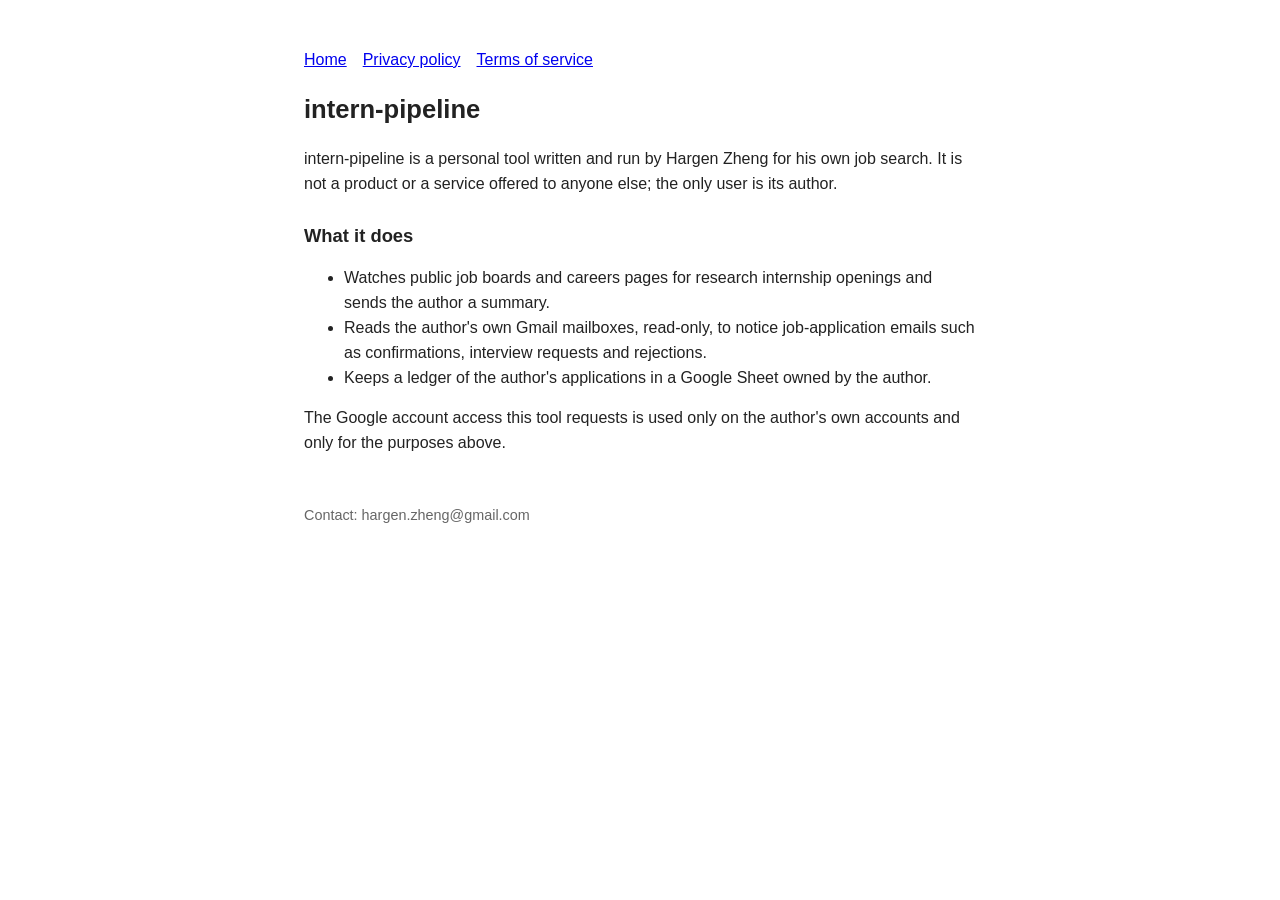
<file: index.html>
<!doctype html>
<html lang="en"><head><meta charset="utf-8"><meta name="viewport" content="width=device-width, initial-scale=1">
<meta name="google-site-verification" content="9tvxBIwR_TWBjYXbqlgVSPwMyi3KeDgCT0vuDkXCzCI" />
<title>intern-pipeline</title><link rel="stylesheet" href="style.css"></head>
<body>
<nav><a href="./">Home</a><a href="privacy.html">Privacy policy</a><a href="terms.html">Terms of service</a></nav>
<h1>intern-pipeline</h1>
<p>intern-pipeline is a personal tool written and run by Hargen Zheng for his own job search. It is not a product or a service offered to anyone else; the only user is its author.</p>
<h2>What it does</h2>
<ul>
<li>Watches public job boards and careers pages for research internship openings and sends the author a summary.</li>
<li>Reads the author's own Gmail mailboxes, read-only, to notice job-application emails such as confirmations, interview requests and rejections.</li>
<li>Keeps a ledger of the author's applications in a Google Sheet owned by the author.</li>
</ul>
<p>The Google account access this tool requests is used only on the author's own accounts and only for the purposes above.</p>
<footer>Contact: hargen.zheng@gmail.com</footer>
</body></html>
</file>
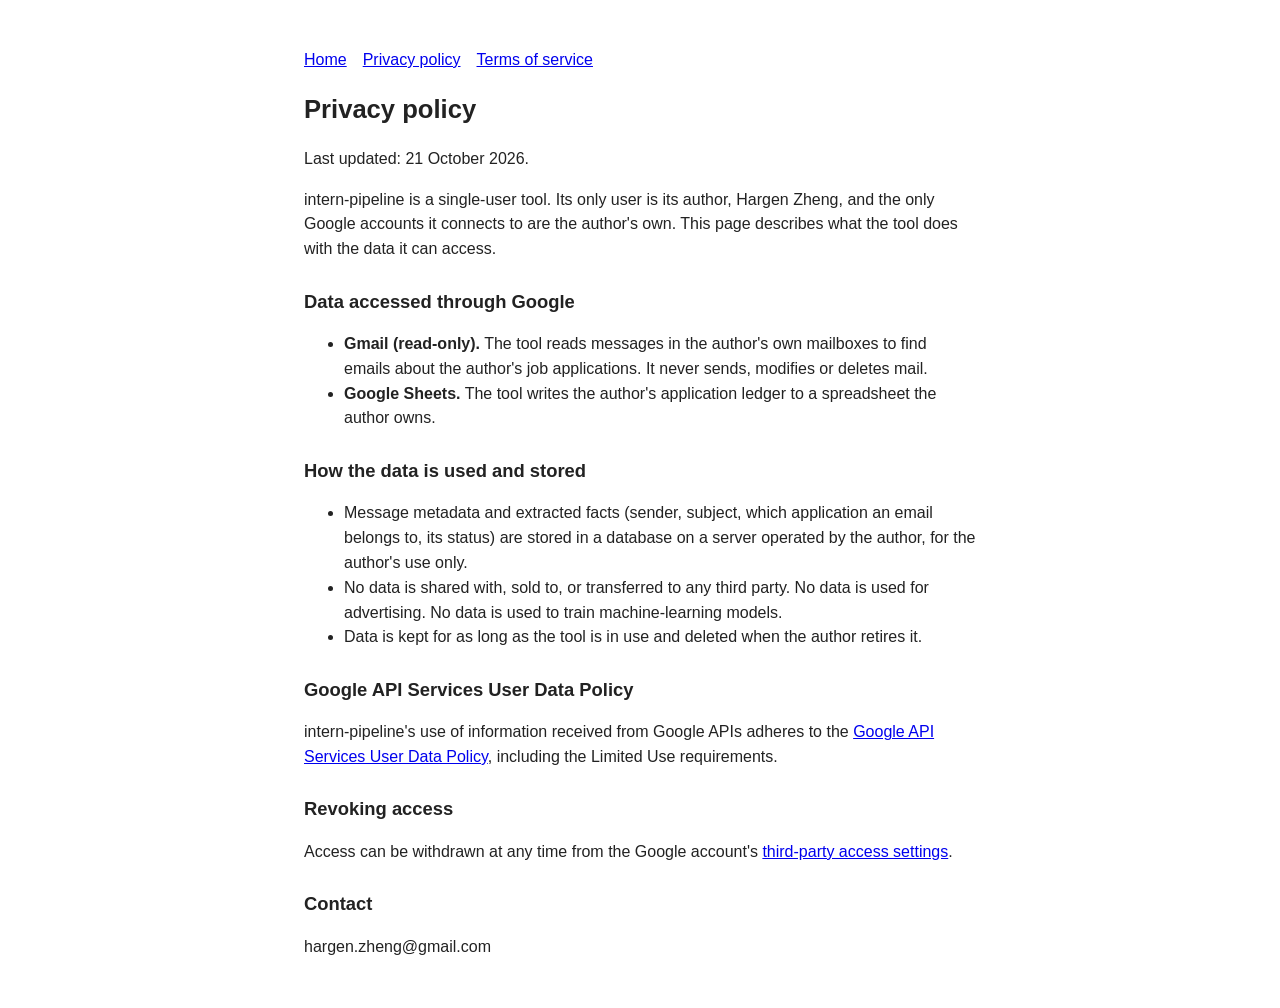
<file: privacy.html>
<!doctype html>
<html lang="en"><head><meta charset="utf-8"><meta name="viewport" content="width=device-width, initial-scale=1">
<meta name="google-site-verification" content="9tvxBIwR_TWBjYXbqlgVSPwMyi3KeDgCT0vuDkXCzCI" />
<title>Privacy policy — intern-pipeline</title><link rel="stylesheet" href="style.css"></head>
<body>
<nav><a href="./">Home</a><a href="privacy.html">Privacy policy</a><a href="terms.html">Terms of service</a></nav>
<h1>Privacy policy</h1>
<p>Last updated: 21 October 2026.</p>
<p>intern-pipeline is a single-user tool. Its only user is its author, Hargen Zheng, and the only Google accounts it connects to are the author's own. This page describes what the tool does with the data it can access.</p>
<h2>Data accessed through Google</h2>
<ul>
<li><strong>Gmail (read-only).</strong> The tool reads messages in the author's own mailboxes to find emails about the author's job applications. It never sends, modifies or deletes mail.</li>
<li><strong>Google Sheets.</strong> The tool writes the author's application ledger to a spreadsheet the author owns.</li>
</ul>
<h2>How the data is used and stored</h2>
<ul>
<li>Message metadata and extracted facts (sender, subject, which application an email belongs to, its status) are stored in a database on a server operated by the author, for the author's use only.</li>
<li>No data is shared with, sold to, or transferred to any third party. No data is used for advertising. No data is used to train machine-learning models.</li>
<li>Data is kept for as long as the tool is in use and deleted when the author retires it.</li>
</ul>
<h2>Google API Services User Data Policy</h2>
<p>intern-pipeline's use of information received from Google APIs adheres to the <a href="https://developers.google.com/terms/api-services-user-data-policy">Google API Services User Data Policy</a>, including the Limited Use requirements.</p>
<h2>Revoking access</h2>
<p>Access can be withdrawn at any time from the Google account's <a href="https://myaccount.google.com/permissions">third-party access settings</a>.</p>
<h2>Contact</h2>
<p>hargen.zheng@gmail.com</p>
</body></html>
</file>
<file: style.css>
body { font-family: -apple-system, "Segoe UI", Helvetica, Arial, sans-serif; max-width: 42rem; margin: 3rem auto; padding: 0 1rem; line-height: 1.55; color: #222; }
h1 { font-size: 1.6rem; } h2 { font-size: 1.15rem; margin-top: 1.6rem; }
nav a { margin-right: 1rem; } footer { margin-top: 3rem; font-size: 0.9rem; color: #666; }
</file>
